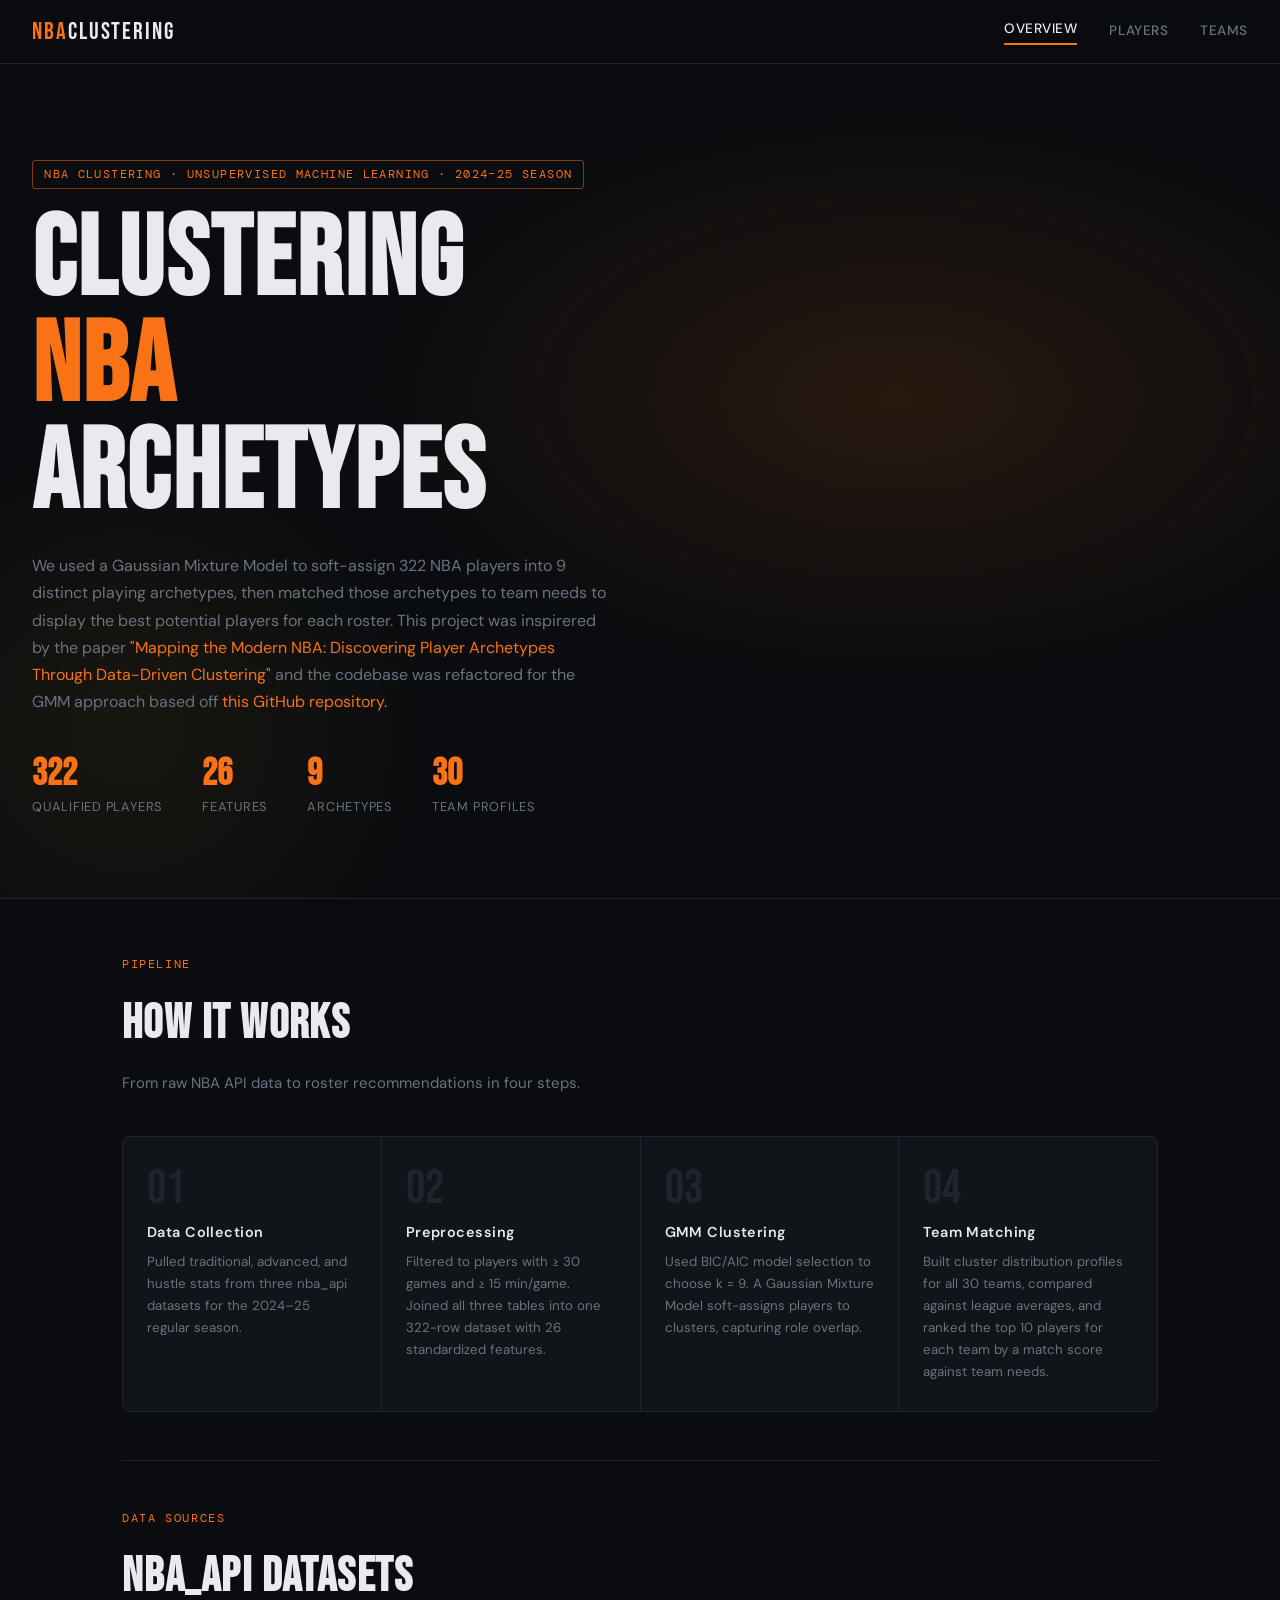
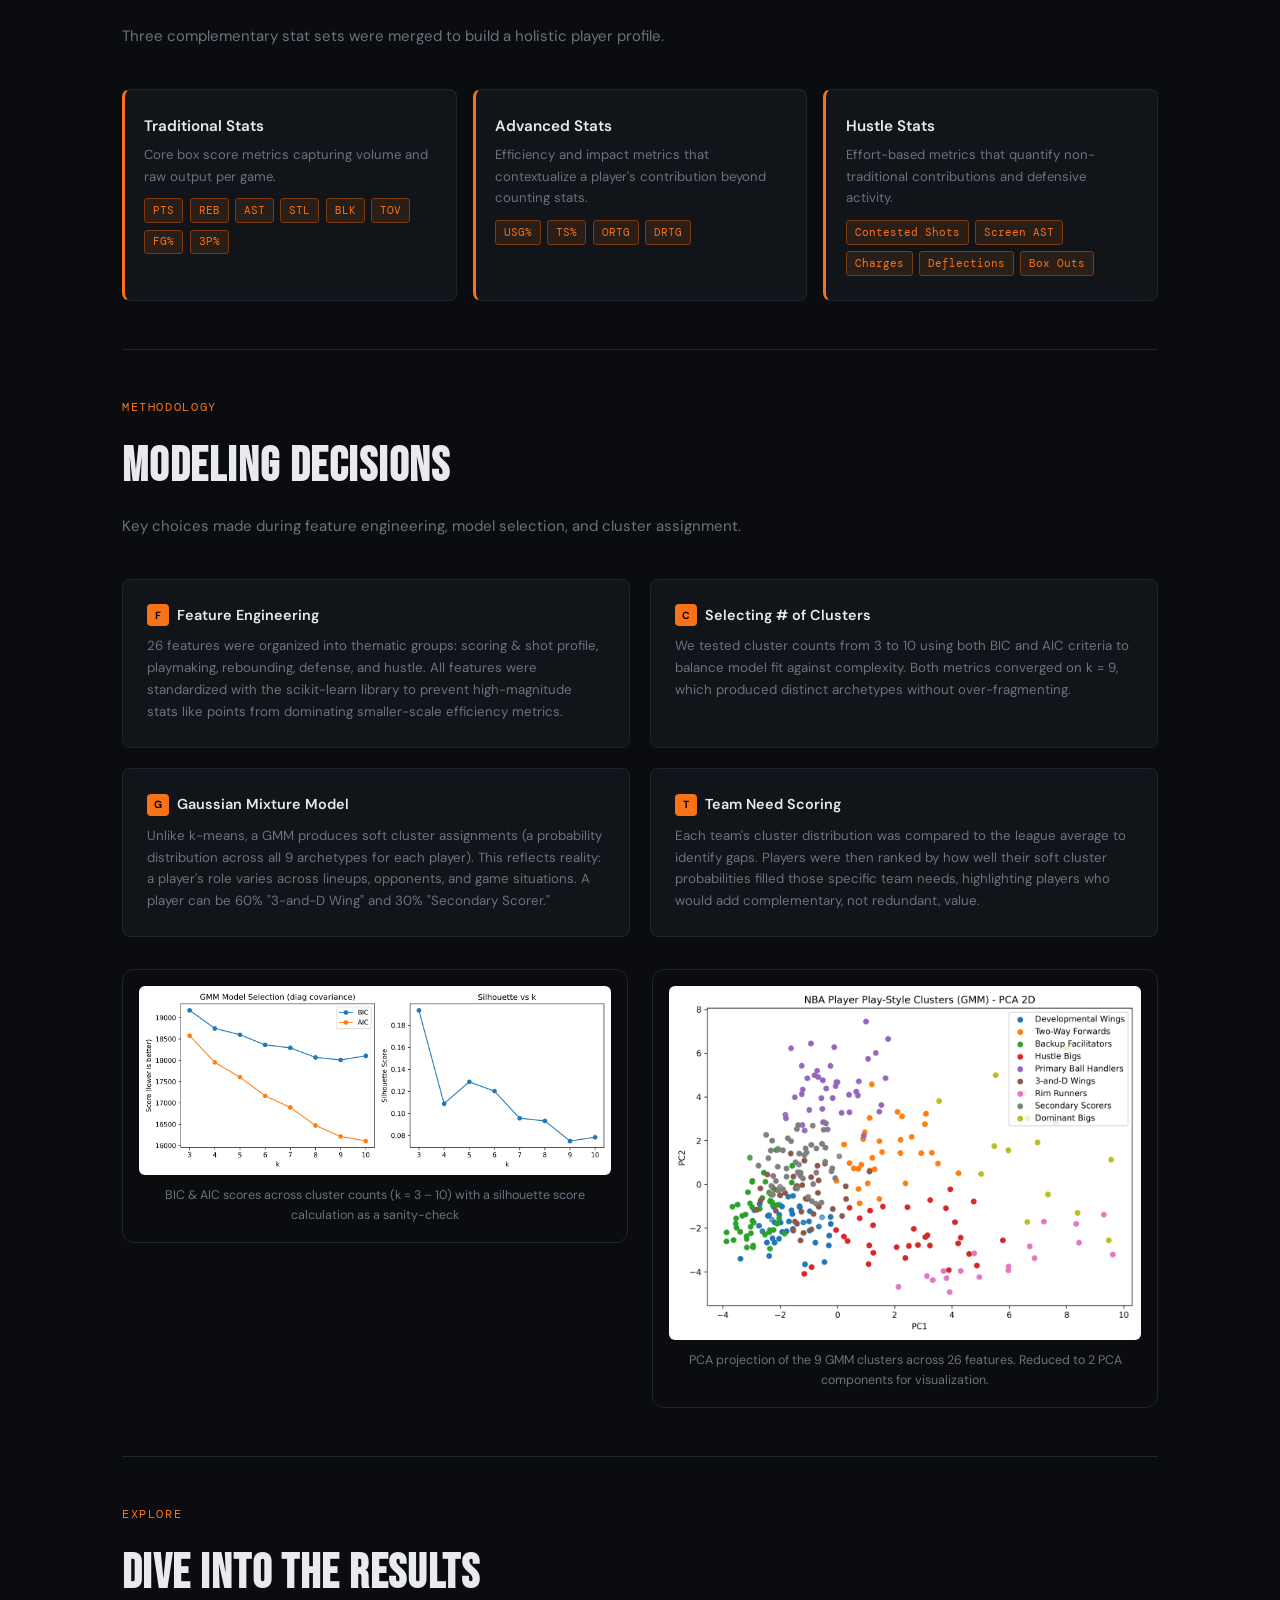
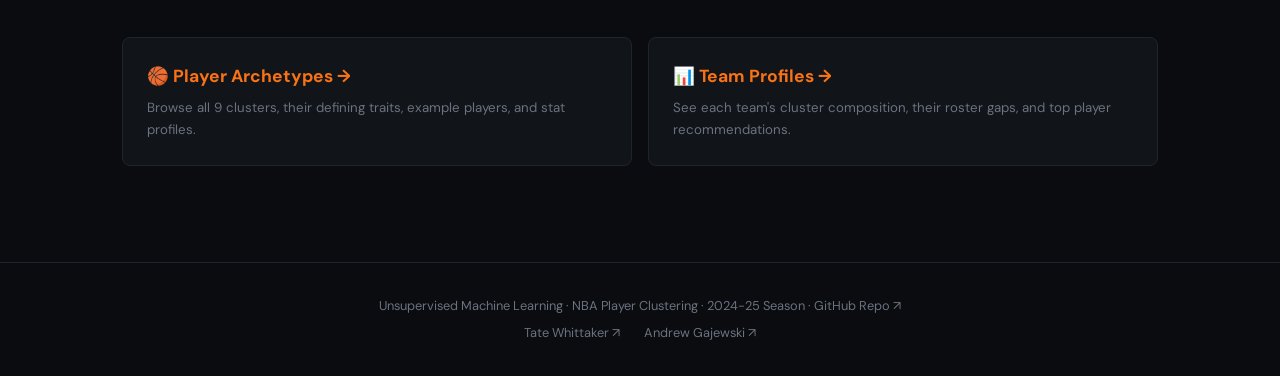
<file: docs/index.html>
<!DOCTYPE html>
<html lang="en">

<head>
  <meta charset="UTF-8" />
  <meta name="viewport" content="width=device-width, initial-scale=1.0" />
  <title>NBA Player Clustering | Unsupervised Machine Learning</title>
  <link rel="stylesheet" href="style.css" />
</head>

<body>

  <!-- nav bar -->
  <nav>
    <div class="nav-logo">NBA<span>Clustering</span></div>
    <a href="index.html" class="active">Overview</a>
    <a href="players.html">Players</a>
    <a href="teams.html">Teams</a>
  </nav>

  <!-- header -->
  <section class="hero">
    <div class="hero-inner">
      <div class="hero-tag">NBA Clustering · Unsupervised Machine Learning · 2024–25 Season</div>
      <h1>Clustering<br><em>NBA</em><br>Archetypes</h1>
      <p class="hero-desc">
        We used a Gaussian Mixture Model to soft-assign 322 NBA players into
        9 distinct playing archetypes, then matched those archetypes to team
        needs to display the best potential players for each roster. This project
        was inspirered by the paper
        <a href="https://medium.com/@ccengiz/mapping-the-modern-nba-discovering-player-archetypes-through-data-driven-clustering-2452c295c3bc"
          target="_blank">
          "Mapping the Modern NBA: Discovering Player Archetypes Through Data-Driven Clustering"</a>
        and the codebase was refactored for the GMM approach based off
        <a href="https://github.com/CenkerCengiz/INST414/blob/main/M4.ipynb" target="_blank">
          this GitHub repository.</a>
      </p>
      <div class="hero-stats">
        <div class="hero-stat">
          <strong>322</strong>
          <span>Qualified Players</span>
        </div>
        <div class="hero-stat">
          <strong>26</strong>
          <span>Features</span>
        </div>
        <div class="hero-stat">
          <strong>9</strong>
          <span>Archetypes</span>
        </div>
        <div class="hero-stat">
          <strong>30</strong>
          <span>Team Profiles</span>
        </div>
      </div>
    </div>
  </section>

  <main class="page">

    <!-- data collection -->
    <div class="section-label">Pipeline</div>
    <h2 class="section-title">How It Works</h2>
    <p class="section-sub">
      From raw NBA API data to roster recommendations in four steps.
    </p>

    <div class="pipeline">
      <div class="pipeline-step">
        <div class="step-num">01</div>
        <h3>Data Collection</h3>
        <p>Pulled traditional, advanced, and hustle stats from three nba_api datasets for the 2024–25
          regular season.</p>
      </div>
      <div class="pipeline-step">
        <div class="step-num">02</div>
        <h3>Preprocessing</h3>
        <p>Filtered to players with ≥ 30 games and ≥ 15 min/game. Joined all three tables into one 322-row dataset with
          26 standardized features.</p>
      </div>
      <div class="pipeline-step">
        <div class="step-num">03</div>
        <h3>GMM Clustering</h3>
        <p>Used BIC/AIC model selection to choose k = 9. A Gaussian Mixture Model soft-assigns players to
          clusters, capturing role overlap.</p>
      </div>
      <div class="pipeline-step">
        <div class="step-num">04</div>
        <h3>Team Matching</h3>
        <p>Built cluster distribution profiles for all 30 teams, compared against league averages, and ranked
          the top 10 players for each team by a match score against team needs.</p>
      </div>
    </div>

    <hr class="divider" />

    <!-- api -->
    <div class="section-label">Data Sources</div>
    <h2 class="section-title">nba_api Datasets</h2>
    <p class="section-sub">Three complementary stat sets were merged to build a holistic player profile.</p>

    <div class="sources-grid">
      <div class="card source-card">
        <h3>Traditional Stats</h3>
        <p>Core box score metrics capturing volume and raw output per game.</p>
        <div class="tags">
          <span class="tag">PTS</span>
          <span class="tag">REB</span>
          <span class="tag">AST</span>
          <span class="tag">STL</span>
          <span class="tag">BLK</span>
          <span class="tag">TOV</span>
          <span class="tag">FG%</span>
          <span class="tag">3P%</span>
        </div>
      </div>
      <div class="card source-card">
        <h3>Advanced Stats</h3>
        <p>Efficiency and impact metrics that contextualize a player's contribution beyond counting stats.</p>
        <div class="tags">
          <span class="tag">USG%</span>
          <span class="tag">TS%</span>
          <span class="tag">ORTG</span>
          <span class="tag">DRTG</span>
        </div>
      </div>
      <div class="card source-card">
        <h3>Hustle Stats</h3>
        <p>Effort-based metrics that quantify non-traditional contributions and defensive activity.</p>
        <div class="tags">
          <span class="tag">Contested Shots</span>
          <span class="tag">Screen AST</span>
          <span class="tag">Charges</span>
          <span class="tag">Deflections</span>
          <span class="tag">Box Outs</span>
        </div>
      </div>
    </div>

    <hr class="divider" />

    <!-- modeling -->
    <div class="section-label">Methodology</div>
    <h2 class="section-title">Modeling Decisions</h2>
    <p class="section-sub">Key choices made during feature engineering, model selection, and cluster assignment.</p>

    <div class="method-grid">
      <div class="card method-card">
        <h3><span class="icon">F</span> Feature Engineering</h3>
        <p>
          26 features were organized into thematic groups: scoring & shot profile,
          playmaking, rebounding, defense, and hustle. All features were
          standardized with the scikit-learn library to prevent
          high-magnitude stats like points from dominating smaller-scale
          efficiency metrics.
        </p>
      </div>
      <div class="card method-card">
        <h3><span class="icon">C</span> Selecting # of Clusters</h3>
        <p>
          We tested cluster counts from 3 to 10 using both BIC and AIC criteria
          to balance model fit against complexity. Both metrics converged
          on k = 9, which produced distinct archetypes without
          over-fragmenting.
        </p>
      </div>
      <div class="card method-card">
        <h3><span class="icon">G</span> Gaussian Mixture Model</h3>
        <p>
          Unlike k-means, a GMM produces soft cluster assignments (a probability
          distribution across all 9 archetypes for each player). This reflects
          reality: a player's role varies across lineups, opponents, and game
          situations. A player can be 60% "3-and-D Wing" and 30% "Secondary Scorer."
        </p>
      </div>
      <div class="card method-card">
        <h3><span class="icon">T</span> Team Need Scoring</h3>
        <p>
          Each team's cluster distribution was compared to the league average to
          identify gaps. Players were then ranked by how well their soft cluster
          probabilities filled those specific team needs, highlighting players who
          would add complementary, not redundant, value.
        </p>
      </div>
    </div>

    <div class="model-images">
      <figure>
        <img src="/Graphs/k_selection_gmm.png" alt="BIC/AIC model selection chart" />
        <figcaption>BIC & AIC scores across cluster counts (k = 3 – 10) with a
          silhouette score calculation as a sanity-check
        </figcaption>
      </figure>
      <figure>
        <img src="/Graphs/nba_clusters_gmm_pca.png" alt="PCA cluster visualization" />
        <figcaption>PCA projection of the 9 GMM clusters across 26 features. Reduced
          to 2 PCA components for visualization.
        </figcaption>
      </figure>
    </div>

    <hr class="divider" />

    <!-- other pages -->
    <div class="section-label">Explore</div>
    <h2 class="section-title">Dive Into the Results</h2>
    <div class="sources-grid" style="margin-top:1.5rem;">
      <a href="players.html" style="text-decoration:none;">
        <div class="card" style="cursor:pointer;">
          <h3 style="margin-bottom:.4rem;">🏀 Player Archetypes →</h3>
          <p style="font-size:.83rem;color:var(--muted);">
            Browse all 9 clusters, their defining traits, example players, and stat profiles.
          </p>
        </div>
      </a>
      <a href="teams.html" style="text-decoration:none;">
        <div class="card" style="cursor:pointer;">
          <h3 style="margin-bottom:.4rem;">📊 Team Profiles →</h3>
          <p style="font-size:.83rem;color:var(--muted);">
            See each team's cluster composition, their roster gaps, and top player recommendations.
          </p>
        </div>
      </a>
    </div>

  </main>

  <footer>
    Unsupervised Machine Learning · NBA Player Clustering · 2024-25 Season ·
    <a href="https://github.com/dr3w-mg/CS472-NBA-Clustering" target="_blank">GitHub Repo ↗</a>
    <div class="footer-names">
      <a href="https://www.linkedin.com/in/tate-whittaker-1885393a6/" target="_blank">Tate Whittaker ↗</a>
      <a href="https://www.linkedin.com/in/andrew-gajewski-2046b8279/" target="_blank">Andrew Gajewski ↗</a>
    </div>
  </footer>

</body>

</html>
</file>
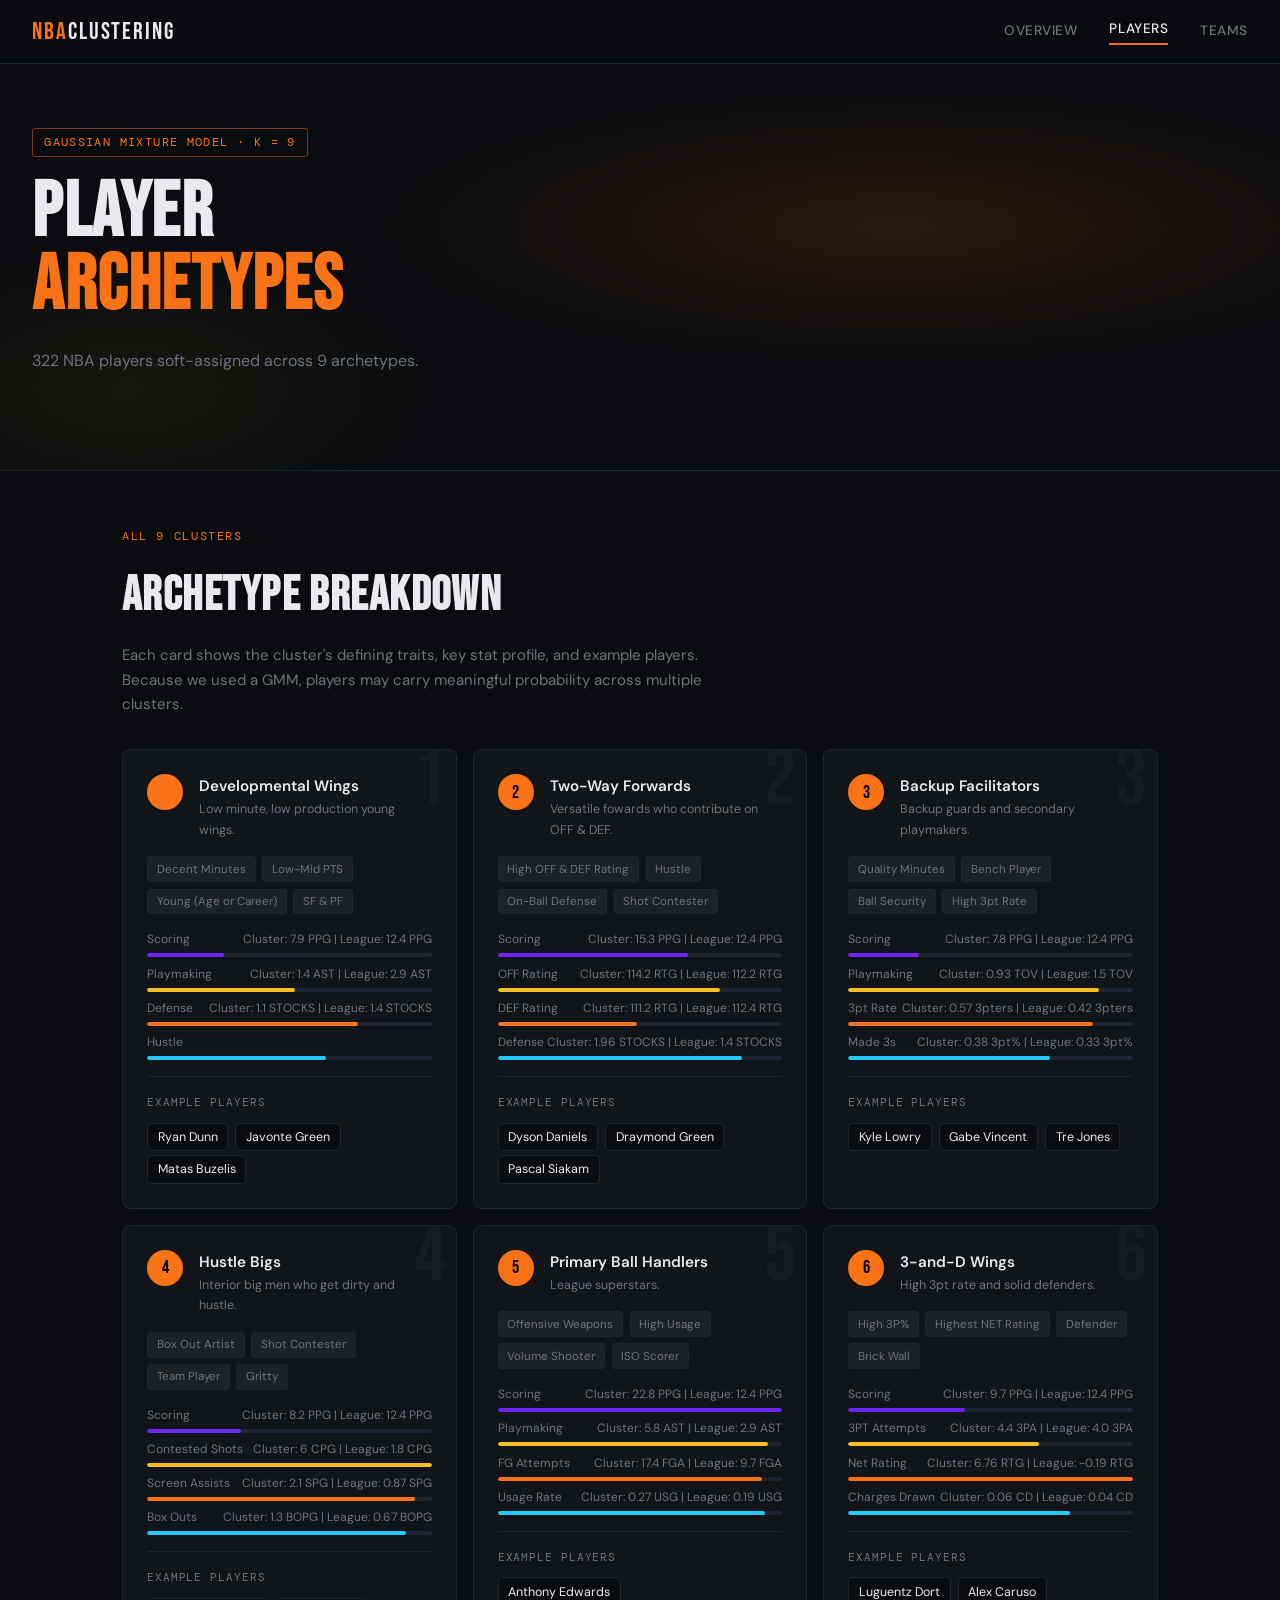
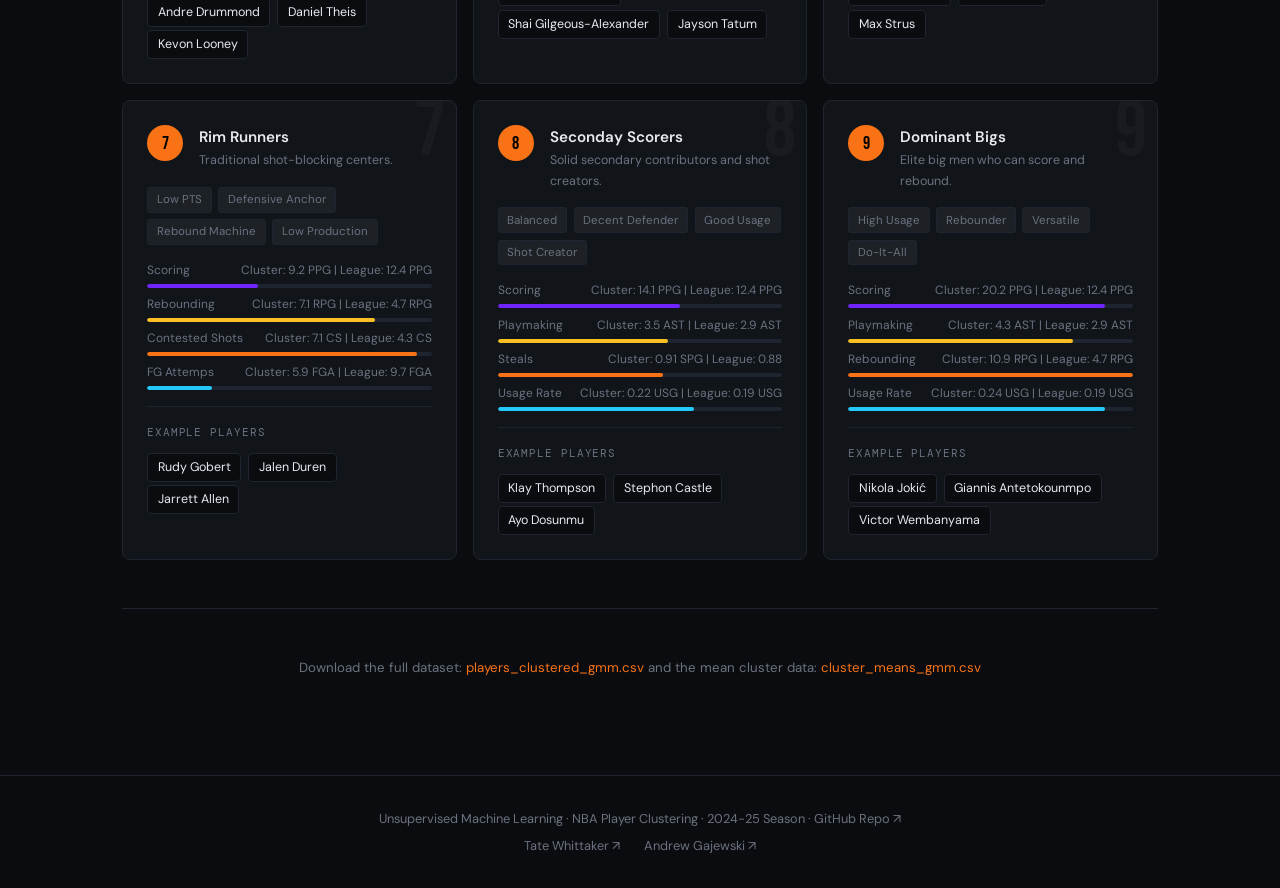
<file: docs/players.html>
<!DOCTYPE html>
<html lang="en">

<head>
  <meta charset="UTF-8" />
  <meta name="viewport" content="width=device-width, initial-scale=1.0" />
  <title>Player Archetypes | NBA Clustering</title>
  <link rel="stylesheet" href="style.css" />
</head>

<body>

  <!-- nav bar -->
  <nav>
    <div class="nav-logo">NBA<span>Clustering</span></div>
    <a href="index.html">Overview</a>
    <a href="players.html" class="active">Players</a>
    <a href="teams.html">Teams</a>
  </nav>

  <!-- header -->
  <section class="hero" style="padding: 4rem 2rem 3.5rem;">
    <div class="hero-inner">
      <div class="hero-tag">Gaussian Mixture Model · k = 9</div>
      <h1 style="font-size: clamp(2.5rem, 6vw, 5rem);">Player<br><em>Archetypes</em></h1>
      <p class="hero-desc">
        322 NBA players soft-assigned across 9 archetypes.
      </p>
    </div>
  </section>

  <main class="page">

    <div class="section-label">All 9 Clusters</div>
    <h2 class="section-title">Archetype Breakdown</h2>
    <p class="section-sub" style="margin-bottom:2rem;">
      Each card shows the cluster's defining
      traits, key stat profile, and example players. Because we used a GMM, players may carry
      meaningful probability across multiple clusters.
    </p>

    <div class="cluster-grid">

      <!-- cluster 0 -->
      <div class="card cluster-card" data-num="1">
        <div class="cluster-header">
          <div class="cluster-num"></div>
          <div>
            <div class="cluster-title">Developmental Wings</div>
            <div class="cluster-sub">Low minute, low production young wings.</div>
          </div>
        </div>
        <div class="cluster-traits">
          <span class="trait">Decent Minutes</span>
          <span class="trait">Low-Mid PTS</span>
          <span class="trait">Young (Age or Career)</span>
          <span class="trait">SF & PF</span>
        </div>
        <div class="cluster-bar-row">
          <div class="cluster-bar-label"><span>Scoring</span>
            <span>Cluster: 7.9 PPG | League: 12.4 PPG</span>
          </div>
          <div class="cluster-bar-track">
            <div class="cluster-bar-fill purple" style="width:27%"></div>
          </div>
        </div>
        <div class="cluster-bar-row">
          <div class="cluster-bar-label"><span>Playmaking</span>
            <span>Cluster: 1.4 AST | League: 2.9 AST</span>
          </div>
          <div class="cluster-bar-track">
            <div class="cluster-bar-fill gold" style="width:52%"></div>
          </div>
        </div>
        <div class="cluster-bar-row">
          <div class="cluster-bar-label"><span>Defense</span>
            <span>Cluster: 1.1 STOCKS | League: 1.4 STOCKS</span>
          </div>
          <div class="cluster-bar-track">
            <div class="cluster-bar-fill" style="width:74%"></div>
          </div>
        </div>
        <div class="cluster-bar-row">
          <div class="cluster-bar-label"><span>Hustle</span></div>
          <div class="cluster-bar-track">
            <div class="cluster-bar-fill teal" style="width:63%"></div>
          </div>
        </div>
        <div class="cluster-players">
          <div class="cluster-players-label">Example Players</div>
          <span class="player-pill">Ryan Dunn</span>
          <span class="player-pill">Javonte Green</span>
          <span class="player-pill">Matas Buzelis</span>
        </div>
      </div>

      <!-- cluster 1 -->
      <div class="card cluster-card" data-num="2">
        <div class="cluster-header">
          <div class="cluster-num">2</div>
          <div>
            <div class="cluster-title">Two-Way Forwards</div>
            <div class="cluster-sub">Versatile fowards who contribute on OFF & DEF.</div>
          </div>
        </div>
        <div class="cluster-traits">
          <span class="trait">High OFF & DEF Rating</span>
          <span class="trait">Hustle</span>
          <span class="trait">On-Ball Defense</span>
          <span class="trait">Shot Contester</span>
        </div>
        <div class="cluster-bar-row">
          <div class="cluster-bar-label"><span>Scoring</span>
            <span>Cluster: 15.3 PPG | League: 12.4 PPG</span>
          </div>
          <div class="cluster-bar-track">
            <div class="cluster-bar-fill purple" style="width:67%"></div>
          </div>
        </div>
        <div class="cluster-bar-row">
          <div class="cluster-bar-label"><span>OFF Rating</span>
            <span>Cluster: 114.2 RTG | League: 112.2 RTG</span>
          </div>
          <div class="cluster-bar-track">
            <div class="cluster-bar-fill gold" style="width:78%"></div>
          </div>
        </div>
        <div class="cluster-bar-row">
          <div class="cluster-bar-label"><span>DEF Rating</span>
            <span>Cluster: 111.2 RTG | League: 112.4 RTG</span>
          </div>
          <div class="cluster-bar-track">
            <div class="cluster-bar-fill" style="width:49%"></div>
          </div>
        </div>
        <div class="cluster-bar-row">
          <div class="cluster-bar-label"><span>Defense</span>
            <span>Cluster: 1.96 STOCKS | League: 1.4 STOCKS</span>
          </div>
          <div class="cluster-bar-track">
            <div class="cluster-bar-fill teal" style="width:86%"></div>
          </div>
        </div>
        <div class="cluster-players">
          <div class="cluster-players-label">Example Players</div>
          <span class="player-pill">Dyson Daniels</span>
          <span class="player-pill">Draymond Green</span>
          <span class="player-pill">Pascal Siakam</span>
        </div>
      </div>

      <!-- cluster 2 -->
      <div class="card cluster-card" data-num="3">
        <div class="cluster-header">
          <div class="cluster-num">3</div>
          <div>
            <div class="cluster-title">Backup Facilitators</div>
            <div class="cluster-sub">Backup guards and secondary playmakers.</div>
          </div>
        </div>
        <div class="cluster-traits">
          <span class="trait">Quality Minutes</span>
          <span class="trait">Bench Player</span>
          <span class="trait">Ball Security</span>
          <span class="trait">High 3pt Rate</span>
        </div>
        <div class="cluster-bar-row">
          <div class="cluster-bar-label"><span>Scoring</span>
            <span>Cluster: 7.8 PPG | League: 12.4 PPG</span>
          </div>
          <div class="cluster-bar-track">
            <div class="cluster-bar-fill purple" style="width:25%"></div>
          </div>
        </div>
        <div class="cluster-bar-row">
          <div class="cluster-bar-label"><span>Playmaking</span>
            <span>Cluster: 0.93 TOV | League: 1.5 TOV</span>
          </div>
          <div class="cluster-bar-track">
            <div class="cluster-bar-fill gold" style="width:88%"></div>
          </div>
        </div>
        <div class="cluster-bar-row">
          <div class="cluster-bar-label"><span>3pt Rate</span>
            <span>Cluster: 0.57 3pters | League: 0.42 3pters</span>
          </div>
          <div class="cluster-bar-track">
            <div class="cluster-bar-fill" style="width:86%"></div>
          </div>
        </div>
        <div class="cluster-bar-row">
          <div class="cluster-bar-label"><span>Made 3s</span>
            <span>Cluster: 0.38 3pt% | League: 0.33 3pt%</span>
          </div>
          <div class="cluster-bar-track">
            <div class="cluster-bar-fill teal" style="width:71%"></div>
          </div>
        </div>
        <div class="cluster-players">
          <div class="cluster-players-label">Example Players</div>
          <span class="player-pill">Kyle Lowry</span>
          <span class="player-pill">Gabe Vincent</span>
          <span class="player-pill">Tre Jones</span>
        </div>
      </div>

      <!-- cluster 3 -->
      <div class="card cluster-card" data-num="4">
        <div class="cluster-header">
          <div class="cluster-num">4</div>
          <div>
            <div class="cluster-title">Hustle Bigs</div>
            <div class="cluster-sub">Interior big men who get dirty and hustle.</div>
          </div>
        </div>
        <div class="cluster-traits">
          <span class="trait">Box Out Artist</span>
          <span class="trait">Shot Contester</span>
          <span class="trait">Team Player</span>
          <span class="trait">Gritty</span>
        </div>
        <div class="cluster-bar-row">
          <div class="cluster-bar-label"><span>Scoring</span>
            <span>Cluster: 8.2 PPG | League: 12.4 PPG</span>
          </div>
          <div class="cluster-bar-track">
            <div class="cluster-bar-fill purple" style="width:33%"></div>
          </div>
        </div>
        <div class="cluster-bar-row">
          <div class="cluster-bar-label"><span>Contested Shots</span>
            <span>Cluster: 6 CPG | League: 1.8 CPG</span>
          </div>
          <div class="cluster-bar-track">
            <div class="cluster-bar-fill gold" style="width:100%"></div>
          </div>
        </div>
        <div class="cluster-bar-row">
          <div class="cluster-bar-label"><span>Screen Assists</span>
            <span>Cluster: 2.1 SPG | League: 0.87 SPG</span>
          </div>
          <div class="cluster-bar-track">
            <div class="cluster-bar-fill" style="width:94%"></div>
          </div>
        </div>
        <div class="cluster-bar-row">
          <div class="cluster-bar-label"><span>Box Outs</span>
            <span>Cluster: 1.3 BOPG | League: 0.67 BOPG</span>
          </div>
          <div class="cluster-bar-track">
            <div class="cluster-bar-fill teal" style="width: 91%"></div>
          </div>
        </div>
        <div class="cluster-players">
          <div class="cluster-players-label">Example Players</div>
          <span class="player-pill">Andre Drummond</span>
          <span class="player-pill">Daniel Theis</span>
          <span class="player-pill">Kevon Looney</span>
        </div>
      </div>

      <!-- cluster 4 -->
      <div class="card cluster-card" data-num="5">
        <div class="cluster-header">
          <div class="cluster-num">5</div>
          <div>
            <div class="cluster-title">Primary Ball Handlers</div>
            <div class="cluster-sub">League superstars.</div>
          </div>
        </div>
        <div class="cluster-traits">
          <span class="trait">Offensive Weapons</span>
          <span class="trait">High Usage</span>
          <span class="trait">Volume Shooter</span>
          <span class="trait">ISO Scorer</span>
        </div>
        <div class="cluster-bar-row">
          <div class="cluster-bar-label"><span>Scoring</span>
            <span>Cluster: 22.8 PPG | League: 12.4 PPG</span>
          </div>
          <div class="cluster-bar-track">
            <div class="cluster-bar-fill purple" style="width:100%"></div>
          </div>
        </div>
        <div class="cluster-bar-row">
          <div class="cluster-bar-label"><span>Playmaking</span>
            <span>Cluster: 5.8 AST | League: 2.9 AST</span>
          </div>
          <div class="cluster-bar-track">
            <div class="cluster-bar-fill gold" style="width:95%"></div>
          </div>
        </div>
        <div class="cluster-bar-row">
          <div class="cluster-bar-label"><span>FG Attempts</span>
            <span>Cluster: 17.4 FGA | League: 9.7 FGA</span>
          </div>
          <div class="cluster-bar-track">
            <div class="cluster-bar-fill" style="width:93%"></div>
          </div>
        </div>
        <div class="cluster-bar-row">
          <div class="cluster-bar-label"><span>Usage Rate</span>
            <span>Cluster: 0.27 USG | League: 0.19 USG</span>
          </div>
          <div class="cluster-bar-track">
            <div class="cluster-bar-fill teal" style="width:94%"></div>
          </div>
        </div>
        <div class="cluster-players">
          <div class="cluster-players-label">Example Players</div>
          <span class="player-pill">Anthony Edwards</span>
          <span class="player-pill">Shai Gilgeous-Alexander</span>
          <span class="player-pill">Jayson Tatum</span>
        </div>
      </div>

      <!-- cluster 5 -->
      <div class="card cluster-card" data-num="6">
        <div class="cluster-header">
          <div class="cluster-num">6</div>
          <div>
            <div class="cluster-title">3-and-D Wings</div>
            <div class="cluster-sub">High 3pt rate and solid defenders.</div>
          </div>
        </div>
        <div class="cluster-traits">
          <span class="trait">High 3P%</span>
          <span class="trait">Highest NET Rating</span>
          <span class="trait">Defender</span>
          <span class="trait">Brick Wall</span>
        </div>
        <div class="cluster-bar-row">
          <div class="cluster-bar-label"><span>Scoring</span>
            <span>Cluster: 9.7 PPG | League: 12.4 PPG</span>
          </div>
          <div class="cluster-bar-track">
            <div class="cluster-bar-fill purple" style="width:41%"></div>
          </div>
        </div>
        <div class="cluster-bar-row">
          <div class="cluster-bar-label"><span>3PT Attempts</span>
            <span>Cluster: 4.4 3PA | League: 4.0 3PA</span>
          </div>
          <div class="cluster-bar-track">
            <div class="cluster-bar-fill gold" style="width:67%"></div>
          </div>
        </div>
        <div class="cluster-bar-row">
          <div class="cluster-bar-label"><span>Net Rating</span>
            <span>Cluster: 6.76 RTG | League: -0.19 RTG </span>
          </div>
          <div class="cluster-bar-track">
            <div class="cluster-bar-fill" style="width:100%"></div>
          </div>
        </div>
        <div class="cluster-bar-row">
          <div class="cluster-bar-label"><span>Charges Drawn</span>
            <span>Cluster: 0.06 CD | League: 0.04 CD</span>
          </div>
          <div class="cluster-bar-track">
            <div class="cluster-bar-fill teal" style="width:78%"></div>
          </div>
        </div>
        <div class="cluster-players">
          <div class="cluster-players-label">Example Players</div>
          <span class="player-pill">Luguentz Dort</span>
          <span class="player-pill">Alex Caruso</span>
          <span class="player-pill">Max Strus</span>
        </div>
      </div>

      <!-- cluster 6 -->
      <div class="card cluster-card" data-num="7">
        <div class="cluster-header">
          <div class="cluster-num">7</div>
          <div>
            <div class="cluster-title">Rim Runners</div>
            <div class="cluster-sub">Traditional shot-blocking centers.</div>
          </div>
        </div>
        <div class="cluster-traits">
          <span class="trait">Low PTS</span>
          <span class="trait">Defensive Anchor</span>
          <span class="trait">Rebound Machine</span>
          <span class="trait">Low Production</span>
        </div>
        <div class="cluster-bar-row">
          <div class="cluster-bar-label"><span>Scoring</span>
            <span>Cluster: 9.2 PPG | League: 12.4 PPG</span>
          </div>
          <div class="cluster-bar-track">
            <div class="cluster-bar-fill purple" style="width:39%"></div>
          </div>
        </div>
        <div class="cluster-bar-row">
          <div class="cluster-bar-label"><span>Rebounding</span>
            <span>Cluster: 7.1 RPG | League: 4.7 RPG</span>
          </div>
          <div class="cluster-bar-track">
            <div class="cluster-bar-fill gold" style="width:80%"></div>
          </div>
        </div>
        <div class="cluster-bar-row">
          <div class="cluster-bar-label"><span>Contested Shots</span>
            <span>Cluster: 7.1 CS | League: 4.3 CS</span>
          </div>
          <div class="cluster-bar-track">
            <div class="cluster-bar-fill" style="width:95%"></div>
          </div>
        </div>
        <div class="cluster-bar-row">
          <div class="cluster-bar-label"><span>FG Attemps</span>
            <span>Cluster: 5.9 FGA | League: 9.7 FGA</span>
          </div>
          <div class="cluster-bar-track">
            <div class="cluster-bar-fill teal" style="width:23%"></div>
          </div>
        </div>
        <div class="cluster-players">
          <div class="cluster-players-label">Example Players</div>
          <span class="player-pill">Rudy Gobert</span>
          <span class="player-pill">Jalen Duren</span>
          <span class="player-pill">Jarrett Allen</span>
        </div>
      </div>

      <!-- cluster 7 -->
      <div class="card cluster-card" data-num="8">
        <div class="cluster-header">
          <div class="cluster-num">8</div>
          <div>
            <div class="cluster-title">Seconday Scorers</div>
            <div class="cluster-sub">Solid secondary contributors and shot creators.</div>
          </div>
        </div>
        <div class="cluster-traits">
          <span class="trait">Balanced</span>
          <span class="trait">Decent Defender</span>
          <span class="trait">Good Usage</span>
          <span class="trait">Shot Creator</span>
        </div>
        <div class="cluster-bar-row">
          <div class="cluster-bar-label"><span>Scoring</span>
            <span>Cluster: 14.1 PPG | League: 12.4 PPG</span>
          </div>
          <div class="cluster-bar-track">
            <div class="cluster-bar-fill purple" style="width:64%"></div>
          </div>
        </div>
        <div class="cluster-bar-row">
          <div class="cluster-bar-label"><span>Playmaking</span>
            <span>Cluster: 3.5 AST | League: 2.9 AST</span>
          </div>
          <div class="cluster-bar-track">
            <div class="cluster-bar-fill gold" style="width:60%"></div>
          </div>
        </div>
        <div class="cluster-bar-row">
          <div class="cluster-bar-label"><span>Steals</span>
            <span>Cluster: 0.91 SPG | League: 0.88</span>
          </div>
          <div class="cluster-bar-track">
            <div class="cluster-bar-fill" style="width:58%"></div>
          </div>
        </div>
        <div class="cluster-bar-row">
          <div class="cluster-bar-label"><span>Usage Rate</span>
            <span>Cluster: 0.22 USG | League: 0.19 USG</span>
          </div>
          <div class="cluster-bar-track">
            <div class="cluster-bar-fill teal" style="width:69%"></div>
          </div>
        </div>
        <div class="cluster-players">
          <div class="cluster-players-label">Example Players</div>
          <span class="player-pill">Klay Thompson</span>
          <span class="player-pill">Stephon Castle</span>
          <span class="player-pill">Ayo Dosunmu</span>
        </div>
      </div>

      <!-- cluster 8 -->
      <div class="card cluster-card" data-num="9">
        <div class="cluster-header">
          <div class="cluster-num">9</div>
          <div>
            <div class="cluster-title">Dominant Bigs</div>
            <div class="cluster-sub">Elite big men who can score and rebound.</div>
          </div>
        </div>
        <div class="cluster-traits">
          <span class="trait">High Usage</span>
          <span class="trait">Rebounder</span>
          <span class="trait">Versatile</span>
          <span class="trait">Do-It-All</span>
        </div>
        <div class="cluster-bar-row">
          <div class="cluster-bar-label"><span>Scoring</span>
            <span>Cluster: 20.2 PPG | League: 12.4 PPG</span>
          </div>
          <div class="cluster-bar-track">
            <div class="cluster-bar-fill purple" style="width:90%"></div>
          </div>
        </div>
        <div class="cluster-bar-row">
          <div class="cluster-bar-label"><span>Playmaking</span>
            <span>Cluster: 4.3 AST | League: 2.9 AST</span>
          </div>
          <div class="cluster-bar-track">
            <div class="cluster-bar-fill gold" style="width:79%"></div>
          </div>
        </div>
        <div class="cluster-bar-row">
          <div class="cluster-bar-label"><span>Rebounding</span>
            <span>Cluster: 10.9 RPG | League: 4.7 RPG</span>
          </div>
          <div class="cluster-bar-track">
            <div class="cluster-bar-fill" style="width:100%"></div>
          </div>
        </div>
        <div class="cluster-bar-row">
          <div class="cluster-bar-label"><span>Usage Rate</span>
            <span>Cluster: 0.24 USG | League: 0.19 USG</span>
          </div>
          <div class="cluster-bar-track">
            <div class="cluster-bar-fill teal" style="width:90%"></div>
          </div>
        </div>
        <div class="cluster-players">
          <div class="cluster-players-label">Example Players</div>
          <span class="player-pill">Nikola Jokić</span>
          <span class="player-pill">Giannis Antetokounmpo</span>
          <span class="player-pill">Victor Wembanyama</span>
        </div>
      </div>

    </div>

    <!-- end cluster-grid -->

    <hr class="divider" />

    <p style="font-size:.83rem; color:var(--muted); text-align:center;">
      Download the full dataset: <a href="/outputs/players_clustered_gmm.csv" download>players_clustered_gmm.csv</a>
      and
      the mean cluster data: <a href="/outputs/cluster_means_gmm.csv" download>cluster_means_gmm.csv</a>
    </p>

  </main>

  <footer>
    Unsupervised Machine Learning · NBA Player Clustering · 2024-25 Season ·
    <a href="https://github.com/dr3w-mg/CS472-NBA-Clustering" target="_blank">GitHub Repo ↗</a>
    <div class="footer-names">
      <a href="https://www.linkedin.com/in/tate-whittaker-1885393a6/" target="_blank">Tate Whittaker ↗</a>
      <a href="https://www.linkedin.com/in/andrew-gajewski-2046b8279/" target="_blank">Andrew Gajewski ↗</a>
    </div>
  </footer>

</body>

</html>
</file>
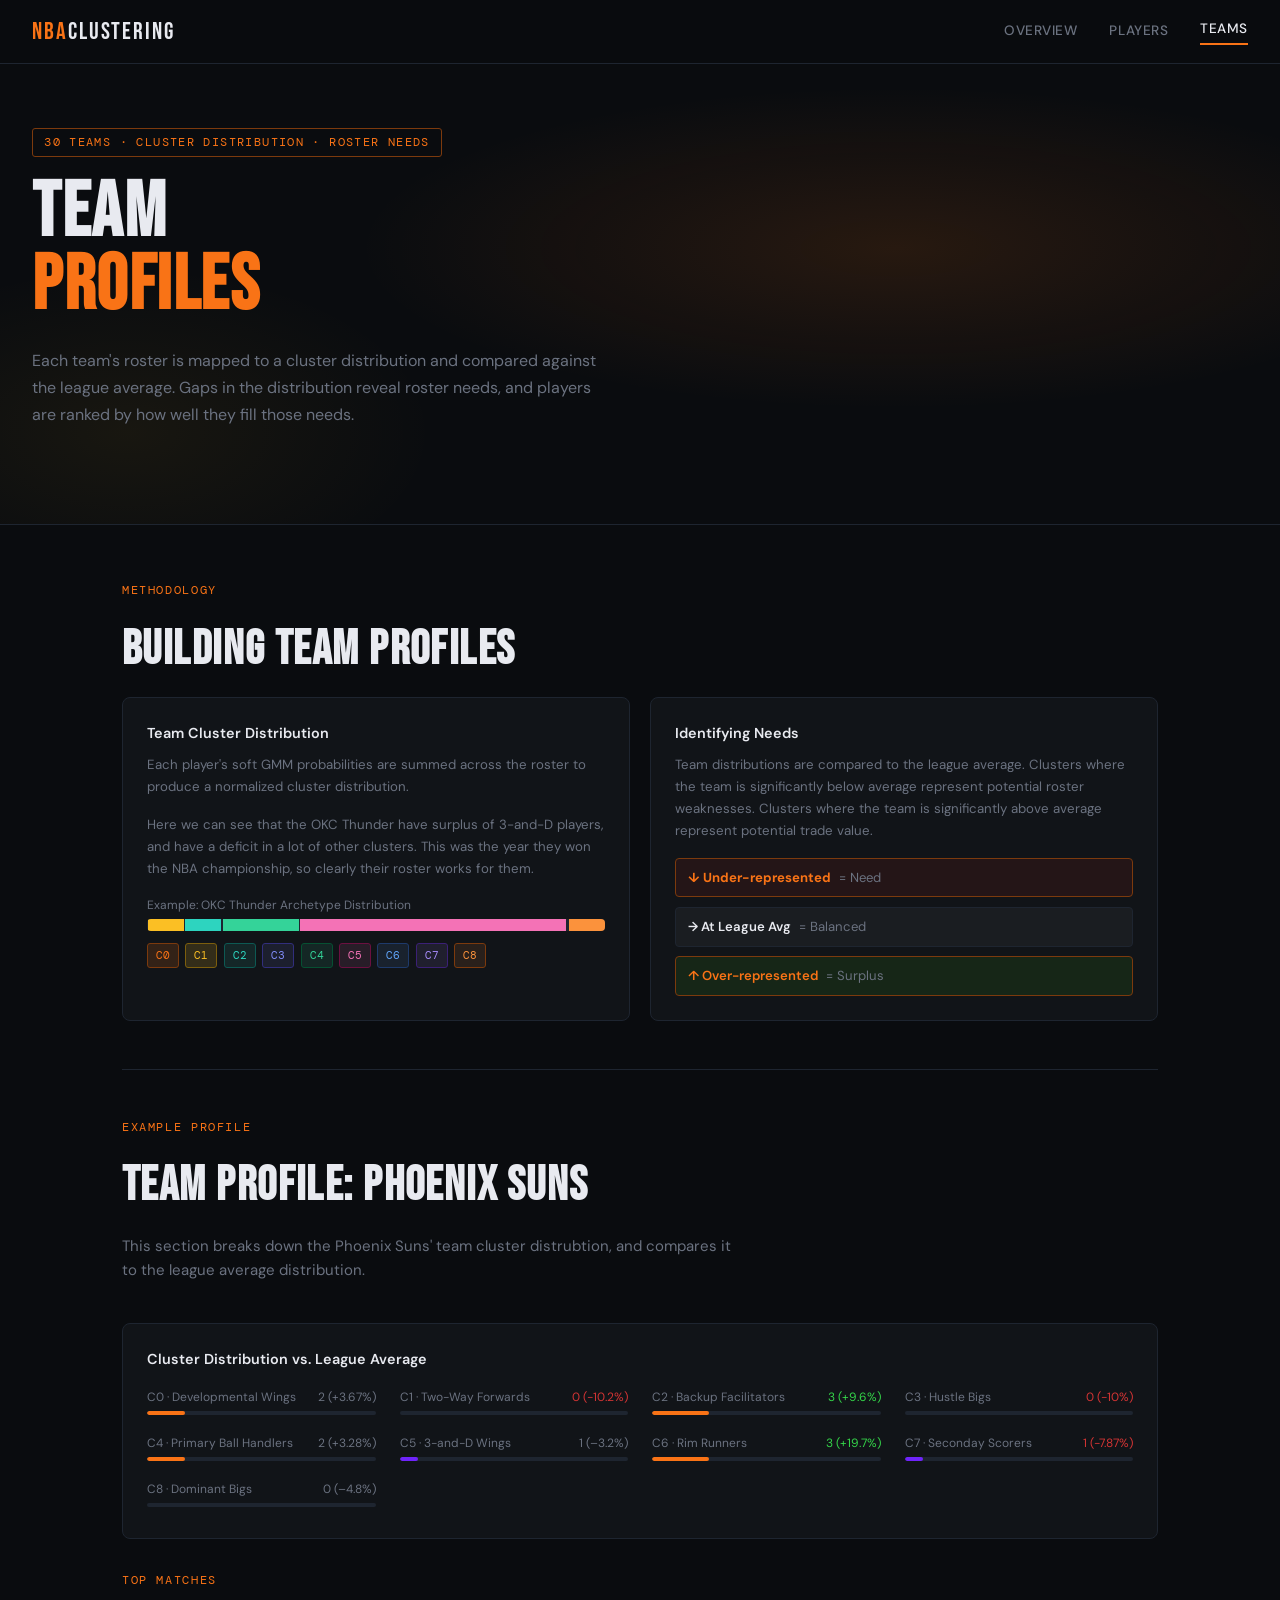
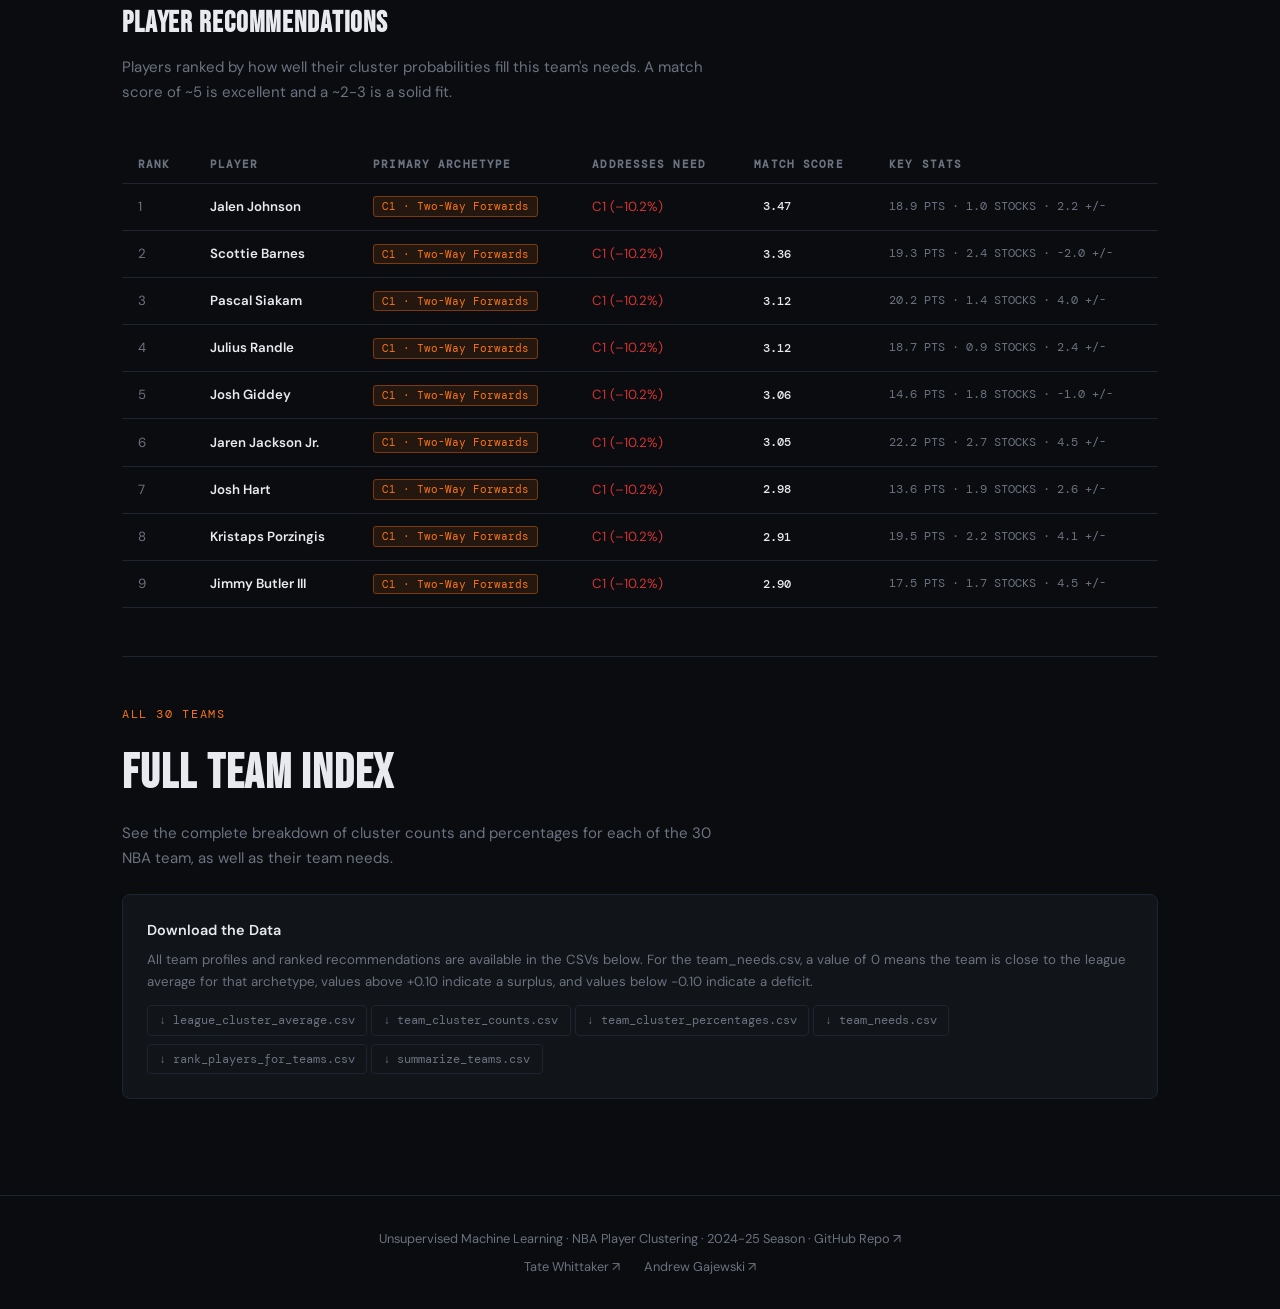
<file: docs/teams.html>
<!DOCTYPE html>
<html lang="en">

<head>
  <meta charset="UTF-8" />
  <meta name="viewport" content="width=device-width, initial-scale=1.0" />
  <title>Team Profiles | NBA Clustering</title>
  <link rel="stylesheet" href="style.css" />
</head>

<body>

  <!-- nav bar -->
  <nav>
    <div class="nav-logo">NBA<span>Clustering</span></div>
    <a href="index.html">Overview</a>
    <a href="players.html">Players</a>
    <a href="teams.html" class="active">Teams</a>
  </nav>

  <!-- header -->
  <section class="hero" style="padding: 4rem 2rem 3.5rem;">
    <div class="hero-inner">
      <div class="hero-tag">30 Teams · Cluster Distribution · Roster Needs</div>
      <h1 style="font-size: clamp(2.5rem, 6vw, 5rem);">Team<br><em>Profiles</em></h1>
      <p class="hero-desc">
        Each team's roster is mapped to a cluster distribution and compared against the
        league average. Gaps in the distribution reveal roster needs, and players are
        ranked by how well they fill those needs.
      </p>
    </div>
  </section>

  <main class="page">

    <!-- team profile and needs breakdown -->
    <div class="section-label">Methodology</div>
    <h2 class="section-title">Building Team Profiles</h2>

    <div class="team-intro">
      <div class="card">
        <h3 style="font-size:.9rem;font-weight:600;margin-bottom:.5rem;">Team Cluster Distribution</h3>
        <p style="font-size:.83rem;color:var(--muted);margin-bottom:1rem;">
          Each player's soft GMM probabilities are summed across the roster to produce a
          normalized cluster distribution.
        </p>
        <p style="font-size:.83rem;color:var(--muted);margin-bottom:1rem;">
          Here we can see that the OKC Thunder have surplus of 3-and-D players,
          and have a deficit in a lot of other clusters. This was the year they won the
          NBA championship, so clearly their roster works for them.
        </p>

        <!-- distribution bar -->
        <div class="dist-bar">
          <div class="dist-label">
            <span>Example: OKC Thunder Archetype Distribution</span>
          </div>
          <div class="dist-track" style="height:12px;border-radius:4px;">
            <div class="dist-seg" style="width:0%;background:#f97316;"></div>
            <div class="dist-seg" style="width:8%;background:#fbbf24;"></div>
            <div class="dist-seg" style="width:8%;background:#2dd4bf;"></div>
            <div class="dist-seg" style="width:0%;background:#818cf8;"></div>
            <div class="dist-seg" style="width:17%;background:#34d399;"></div>
            <div class="dist-seg" style="width:59%;background:#f472b6;"></div>
            <div class="dist-seg" style="width:0%;background:#60a5fa;"></div>
            <div class="dist-seg" style="width:0%;background:#a78bfa;"></div>
            <div class="dist-seg" style="width:8%;background:#fb923c;"></div>
          </div>
        </div>
        <div style="display:flex;flex-wrap:wrap;gap:.4rem;margin-top:.75rem;">
          <span class="tag" style="background:rgba(249,115,22,.15);">C0</span>
          <span class="tag" style="background:rgba(251,191,36,.15);border-color:#7c5e0d;color:#fbbf24;">C1</span>
          <span class="tag" style="background:rgba(45,212,191,.1);border-color:#0d5953;color:#2dd4bf;">C2</span>
          <span class="tag" style="background:rgba(129,140,248,.1);border-color:#312e7c;color:#818cf8;">C3</span>
          <span class="tag" style="background:rgba(52,211,153,.1);border-color:#065032;color:#34d399;">C4</span>
          <span class="tag" style="background:rgba(244,114,182,.1);border-color:#6b1040;color:#f472b6;">C5</span>
          <span class="tag" style="background:rgba(96,165,250,.1);border-color:#1e3a6b;color:#60a5fa;">C6</span>
          <span class="tag" style="background:rgba(167,139,250,.1);border-color:#3b2076;color:#a78bfa;">C7</span>
          <span class="tag" style="background:rgba(251,146,60,.1);border-color:#7c3a0d;color:#fb923c;">C8</span>
        </div>
      </div>

      <div class="card">
        <h3 style="font-size:.9rem;font-weight:600;margin-bottom:.5rem;">Identifying Needs</h3>
        <p style="font-size:.83rem;color:var(--muted);margin-bottom:1rem;">
          Team distributions are compared to the league average. Clusters where the team is
          significantly below average represent potential roster weaknesses. Clusters where the team
          is significantly above average represent potential trade value.
        </p>
        <div style="font-size:.82rem;">
          <div style="display:flex;align-items:center;gap:.5rem;margin-bottom:.6rem;padding:.5rem 
            .75rem;background:rgba(249, 48, 22, 0.08);border:1px solid var(--orange-dim);border-radius:4px;">
            <span style="color:var(--orange);font-weight:700;">↓ Under-represented</span>
            <span style="color:var(--muted);">= Need</span>
          </div>
          <div style="display:flex;align-items:center;gap:.5rem;margin-bottom:.6rem;padding:.5rem 
            .75rem;background:rgba(255,255,255,.04);border:1px solid var(--border);border-radius:4px;">
            <span style="color:var(--text);font-weight:600;">→ At League Avg</span>
            <span style="color:var(--muted);">= Balanced</span>
          </div>
          <div style="display:flex;align-items:center;gap:.5rem;padding:.5rem 
            .75rem;background:rgba(75, 249, 22, 0.08);border:1px solid var(--orange-dim);border-radius:4px;">
            <span style="color:var(--orange);font-weight:600;">↑ Over-represented</span>
            <span style="color:var(--muted);">= Surplus</span>
          </div>
        </div>
      </div>
    </div>

    <hr class="divider" />

    <!-- example team profile -->
    <div class="section-label">Example Profile</div>
    <h2 class="section-title">Team Profile: Phoenix Suns</h2>
    <p class="section-sub">
      This section breaks down the Phoenix Suns' team cluster distrubtion,
      and compares it to the league average distribution.
    </p>

    <!-- team need bars -->
    <div class="card" style="margin-bottom:1.25rem;">
      <h3 style="font-size:.9rem;font-weight:600;margin-bottom:1rem;">Cluster Distribution vs. League Average</h3>
      <div style="display:grid;grid-template-columns:repeat(auto-fit,minmax(200px,1fr));gap:.75rem 1.5rem;">

        <div class="cluster-bar-row">
          <div class="cluster-bar-label">
            <span>C0 · Developmental Wings</span>
            <span style="color:var(--muted);"> 2 (+3.67%)</span>
          </div>
          <div class="cluster-bar-track">
            <div class="cluster-bar-fill" style="width:16.7%;"></div>
          </div>
        </div>

        <div class="cluster-bar-row">
          <div class="cluster-bar-label">
            <span>C1 · Two-Way Forwards</span>
            <span style="color:#d33434;"> 0 (-10.2%)</span>
          </div>
          <div class="cluster-bar-track">
            <div class="cluster-bar-fill purple" style="width:0%;"></div>
          </div>
        </div>

        <div class="cluster-bar-row">
          <div class="cluster-bar-label">
            <span>C2 · Backup Facilitators</span>
            <span style="color:#34d349;"> 3 (+9.6%)</span>
          </div>
          <div class="cluster-bar-track">
            <div class="cluster-bar-fill" style="width:25%;"></div>
          </div>
        </div>

        <div class="cluster-bar-row">
          <div class="cluster-bar-label">
            <span>C3 · Hustle Bigs</span>
            <span style="color:#d33434;"> 0 (-10%)</span>
          </div>
          <div class="cluster-bar-track">
            <div class="cluster-bar-fill purple" style="width:0%;"></div>
          </div>
        </div>

        <div class="cluster-bar-row">
          <div class="cluster-bar-label">
            <span>C4 · Primary Ball Handlers</span>
            <span style="color:var(--muted);"> 2 (+3.28%)</span>
          </div>
          <div class="cluster-bar-track">
            <div class="cluster-bar-fill" style="width:16.7%;"></div>
          </div>
        </div>

        <div class="cluster-bar-row">
          <div class="cluster-bar-label">
            <span>C5 · 3-and-D Wings</span>
            <span style="color:var(--muted);"> 1 (–3.2%)</span>
          </div>
          <div class="cluster-bar-track">
            <div class="cluster-bar-fill purple" style="width:8.3%;"></div>
          </div>
        </div>

        <div class="cluster-bar-row">
          <div class="cluster-bar-label">
            <span>C6 · Rim Runners</span>
            <span style="color:#34d349;"> 3 (+19.7%)</span>
          </div>
          <div class="cluster-bar-track">
            <div class="cluster-bar-fill" style="width:25%;"></div>
          </div>
        </div>

        <div class="cluster-bar-row">
          <div class="cluster-bar-label">
            <span>C7 · Seconday Scorers</span>
            <span style="color:#d33434;"> 1 (-7.87%)</span>
          </div>
          <div class="cluster-bar-track">
            <div class="cluster-bar-fill purple" style="width:8.3%;"></div>
          </div>
        </div>

        <div class="cluster-bar-row">
          <div class="cluster-bar-label">
            <span>C8 · Dominant Bigs</span>
            <span style="color:var(--muted);"> 0 (–4.8%)</span>
          </div>
          <div class="cluster-bar-track">
            <div class="cluster-bar-fill" style="width:0%;"></div>
          </div>
        </div>

      </div>
    </div>

    <!-- recommendations table -->
    <div class="section-label" style="margin-top:2rem;">Top Matches</div>
    <h3 class="section-title" style="font-size:1.8rem;">Player Recommendations</h3>
    <p class="section-sub">
      Players ranked by how well their cluster probabilities fill this team's needs. A match
      score of ~5 is excellent and a ~2-3 is a solid fit.
    </p>

    <div class="rec-table-wrap">
      <table>
        <thead>
          <tr>
            <th>Rank</th>
            <th>Player</th>
            <th>Primary Archetype</th>
            <th>Addresses Need</th>
            <th>Match Score</th>
            <th>Key Stats</th>
          </tr>
        </thead>
        <tbody>
          <tr>
            <td style="color:var(--muted);">1</td>
            <td style="font-weight:600;">Jalen Johnson</td>
            <td><span class="tag">C1 · Two-Way Forwards</span></td>
            <td style="color:#d33434;">C1 (–10.2%)</td>
            <td><span class="match-score match">3.47</span></td>
            <td style="font-family:'DM Mono',monospace;font-size:.75rem;color:var(--muted);">18.9 PTS · 1.0 STOCKS · 2.2
              +/-
            </td>
          </tr>
          <tr>
            <td style="color:var(--muted);">2</td>
            <td style="font-weight:600;">Scottie Barnes</td>
            <td><span class="tag">C1 · Two-Way Forwards</span></td>
            <td style="color:#d33434;">C1 (–10.2%)</td>
            <td><span class="match-score match">3.36</span></td>
            <td style="font-family:'DM Mono',monospace;font-size:.75rem;color:var(--muted);">19.3 PTS · 2.4 STOCKS ·
              -2.0
              +/-
            </td>
          </tr>
          <tr>
            <td style="color:var(--muted);">3</td>
            <td style="font-weight:600;">Pascal Siakam</td>
            <td><span class="tag">C1 · Two-Way Forwards</span></td>
            <td style="color:#d33434;">C1 (–10.2%)</td>
            <td><span class="match-score match">3.12</span></td>
            <td style="font-family:'DM Mono',monospace;font-size:.75rem;color:var(--muted);">20.2 PTS · 1.4 STOCKS · 4.0
              +/-
            </td>
          </tr>
          <tr>
            <td style="color:var(--muted);">4</td>
            <td style="font-weight:600;">Julius Randle</td>
            <td><span class="tag">C1 · Two-Way Forwards</span></td>
            <td style="color:#d33434;">C1 (–10.2%)</td>
            <td><span class="match-score match">3.12</span></td>
            <td style="font-family:'DM Mono',monospace;font-size:.75rem;color:var(--muted);">18.7 PTS · 0.9 STOCKS · 2.4
              +/-
            </td>
          </tr>
          <tr>
            <td style="color:var(--muted);">5</td>
            <td style="font-weight:600;">Josh Giddey</td>
            <td><span class="tag">C1 · Two-Way Forwards</span></td>
            <td style="color:#d33434;">C1 (–10.2%)</td>
            <td><span class="match-score match">3.06</span></td>
            <td style="font-family:'DM Mono',monospace;font-size:.75rem;color:var(--muted);">14.6 PTS · 1.8 STOCKS ·
              -1.0
              +/-
            </td>
          </tr>
          <tr>
            <td style="color:var(--muted);">6</td>
            <td style="font-weight:600;">Jaren Jackson Jr.</td>
            <td><span class="tag">C1 · Two-Way Forwards</span></td>
            <td style="color:#d33434;">C1 (–10.2%)</td>
            <td><span class="match-score match">3.05</span></td>
            <td style="font-family:'DM Mono',monospace;font-size:.75rem;color:var(--muted);">22.2 PTS · 2.7 STOCKS · 4.5
              +/-
            </td>
          </tr>
          <tr>
            <td style="color:var(--muted);">7</td>
            <td style="font-weight:600;">Josh Hart</td>
            <td><span class="tag">C1 · Two-Way Forwards</span></td>
            <td style="color:#d33434;">C1 (–10.2%)</td>
            <td><span class="match-score match">2.98</span></td>
            <td style="font-family:'DM Mono',monospace;font-size:.75rem;color:var(--muted);">13.6 PTS · 1.9 STOCKS · 2.6
              +/-
            </td>
          </tr>
          <tr>
            <td style="color:var(--muted);">8</td>
            <td style="font-weight:600;">Kristaps Porzingis</td>
            <td><span class="tag">C1 · Two-Way Forwards</span></td>
            <td style="color:#d33434;">C1 (–10.2%)</td>
            <td><span class="match-score match">2.91</span></td>
            <td style="font-family:'DM Mono',monospace;font-size:.75rem;color:var(--muted);">19.5 PTS · 2.2 STOCKS · 4.1
              +/-
            </td>
          </tr>
          <tr>
            <td style="color:var(--muted);">9</td>
            <td style="font-weight:600;">Jimmy Butler III</td>
            <td><span class="tag">C1 · Two-Way Forwards</span></td>
            <td style="color:#d33434;">C1 (–10.2%)</td>
            <td><span class="match-score match">2.90</span></td>
            <td style="font-family:'DM Mono',monospace;font-size:.75rem;color:var(--muted);">17.5 PTS · 1.7 STOCKS · 4.5
              +/-
            </td>
          </tr>
        </tbody>
      </table>
    </div>

    <hr class="divider" />

    <!-- all team data -->
    <div class="section-label">All 30 Teams</div>
    <h2 class="section-title">Full Team Index</h2>
    <p class="section-sub" style="margin-bottom:1.5rem;">
      See the complete breakdown of cluster counts and percentages
      for each of the 30 NBA team, as well as their team needs.
    </p>

    <div class="card">
      <h3 style="font-size:.9rem;font-weight:600;margin-bottom:.4rem;">Download the Data</h3>
      <p style="font-size:.83rem;color:var(--muted);margin-bottom:.75rem;">
        All team profiles and ranked recommendations are available in the CSVs below.
        For the team_needs.csv, a value of 0 means the team is close to the league
        average for that archetype, values above +0.10 indicate a surplus, and
        values below -0.10 indicate a deficit.
      </p>
      <a class="csv-btn" href="/outputs/league_cluster_average.csv" download style="display:inline-block;">↓
        league_cluster_average.csv</a>
      <a class="csv-btn" href="/outputs/team_cluster_counts.csv" download style="display:inline-block;">↓
        team_cluster_counts.csv</a>
      <a class="csv-btn" href="/outputs/team_cluster_percentages.csv" download style="display:inline-block;">↓
        team_cluster_percentages.csv</a>
      <a class="csv-btn" href="/outputs/team_needs.csv" download style="display:inline-block;">↓
        team_needs.csv</a>
      <a class="csv-btn" href="/outputs/rank_players_for_teams.csv" download
        style="display:inline-block;margin-top:.5rem;">↓
        rank_players_for_teams.csv</a>
      <a class="csv-btn" href="/outputs/summarize_teams.csv" download style="display:inline-block;margin-top:.5rem;">↓
        summarize_teams.csv</a>
    </div>
    </div>

  </main>

  <footer>
    Unsupervised Machine Learning · NBA Player Clustering · 2024-25 Season ·
    <a href="https://github.com/dr3w-mg/CS472-NBA-Clustering" target="_blank">GitHub Repo ↗</a>
    <div class="footer-names">
      <a href="https://www.linkedin.com/in/tate-whittaker-1885393a6/" target="_blank">Tate Whittaker ↗</a>
      <a href="https://www.linkedin.com/in/andrew-gajewski-2046b8279/" target="_blank">Andrew Gajewski ↗</a>
    </div>
  </footer>

</body>

</html>
</file>
<file: docs/style.css>
@import url('https://fonts.googleapis.com/css2?family=Bebas+Neue&family=DM+Sans:wght@300;400;500;600&family=DM+Mono:wght@400;500&display=swap');

/* constants */
:root {
  --bg: #0a0c0f;
  --bg-card: #111418;
  --bg-hover: #181d24;
  --border: #1e2530;
  --orange: #f97316;
  --orange-dim: #7c3a0d;
  --gold: #fbbf24;
  --purple: #6f24fb;
  --teal: #24c9fb;
  --text: #e8eaf0;
  --muted: #6b7280;
  --subtle: #374151;
  --nav-h: 64px;
}

/* reset */
*,
*::before,
*::after {
  box-sizing: border-box;
  margin: 0;
  padding: 0;
}

html {
  scroll-behavior: smooth;
}

body {
  background: var(--bg);
  color: var(--text);
  font-family: 'DM Sans', sans-serif;
  font-size: 15px;
  line-height: 1.65;
  min-height: 100vh;
}

a {
  color: var(--orange);
  text-decoration: none;
}

a:hover {
  text-decoration: underline;
}

img {
  max-width: 100%;
  display: block;
}

/* nav bar */
nav {
  position: sticky;
  top: 0;
  z-index: 100;
  height: var(--nav-h);
  background: rgba(10, 12, 15, 0.92);
  backdrop-filter: blur(12px);
  border-bottom: 1px solid var(--border);
  display: flex;
  align-items: center;
  padding: 0 2rem;
  gap: 2rem;
}

.nav-logo {
  font-family: 'Bebas Neue', sans-serif;
  font-size: 1.5rem;
  letter-spacing: .08em;
  color: var(--orange);
  white-space: nowrap;
  margin-right: auto;
}

.nav-logo span {
  color: var(--text);
}

nav a {
  font-size: .85rem;
  font-weight: 500;
  letter-spacing: .04em;
  color: var(--muted);
  text-transform: uppercase;
  transition: color .2s;
}

nav a:hover,
nav a.active {
  color: var(--text);
  text-decoration: none;
}

nav a.active {
  border-bottom: 2px solid var(--orange);
  padding-bottom: 2px;
}

.nav-csv {
  margin-left: auto;
  display: flex;
  gap: .75rem;
}

.csv-btn {
  font-family: 'DM Mono', monospace;
  font-size: .72rem;
  background: transparent;
  border: 1px solid var(--border);
  color: var(--muted);
  padding: .3rem .7rem;
  border-radius: 4px;
  transition: all .2s;
}

.csv-btn:hover {
  border-color: var(--orange);
  color: var(--orange);
  text-decoration: none;
}

/* header */
.hero {
  position: relative;
  padding: 6rem 2rem 5rem;
  overflow: hidden;
  border-bottom: 1px solid var(--border);
}

.hero::before {
  content: '';
  position: absolute;
  inset: 0;
  background:
    radial-gradient(ellipse 60% 50% at 70% 40%, rgba(249, 115, 22, .12) 0%, transparent 70%),
    radial-gradient(ellipse 40% 60% at 10% 80%, rgba(251, 191, 36, .06) 0%, transparent 60%);
  pointer-events: none;
}

.hero-inner {
  max-width: 900px;
  position: relative;
}

.hero-tag {
  display: inline-block;
  font-family: 'DM Mono', monospace;
  font-size: .72rem;
  letter-spacing: .12em;
  color: var(--orange);
  text-transform: uppercase;
  border: 1px solid var(--orange-dim);
  padding: .25rem .7rem;
  border-radius: 3px;
  margin-bottom: 1.25rem;
}

.hero h1 {
  font-family: 'Bebas Neue', sans-serif;
  font-size: clamp(3.5rem, 9vw, 7rem);
  line-height: .95;
  letter-spacing: .02em;
  color: var(--text);
  margin-bottom: 1.5rem;
}

.hero h1 em {
  font-style: normal;
  color: var(--orange);
}

.hero-desc {
  max-width: 580px;
  color: var(--muted);
  font-size: 1rem;
  line-height: 1.7;
  margin-bottom: 2.5rem;
}

.hero-stats {
  display: flex;
  gap: 2.5rem;
  flex-wrap: wrap;
}

.hero-stat strong {
  display: block;
  font-family: 'Bebas Neue', sans-serif;
  font-size: 2.4rem;
  color: var(--orange);
  line-height: 1;
}

.hero-stat span {
  font-size: .8rem;
  color: var(--muted);
  text-transform: uppercase;
  letter-spacing: .06em;
}

/* page layout */
.page {
  max-width: 1100px;
  margin: 0 auto;
  padding: 3.5rem 2rem 6rem;
}

.section-label {
  font-family: 'DM Mono', monospace;
  font-size: .72rem;
  letter-spacing: .14em;
  color: var(--orange);
  text-transform: uppercase;
  margin-bottom: .6rem;
}

.section-title {
  font-family: 'Bebas Neue', sans-serif;
  font-size: clamp(2rem, 4vw, 3rem);
  letter-spacing: .03em;
  margin-bottom: .5rem;
}

.section-sub {
  color: var(--muted);
  max-width: 620px;
  margin-bottom: 2.5rem;
}

/* cards */
.card {
  background: var(--bg-card);
  border: 1px solid var(--border);
  border-radius: 8px;
  padding: 1.5rem;
  transition: border-color .2s, background .2s;
}

.card:hover {
  border-color: var(--subtle);
  background: var(--bg-hover);
}

/* pipeline steps */
.pipeline {
  display: grid;
  grid-template-columns: repeat(auto-fit, minmax(220px, 1fr));
  gap: 1px;
  background: var(--border);
  border: 1px solid var(--border);
  border-radius: 8px;
  overflow: hidden;
  margin-top: 2rem;
}

.pipeline-step {
  background: var(--bg-card);
  padding: 1.75rem 1.5rem;
  transition: background .2s;
}

.pipeline-step:hover {
  background: var(--bg-hover);
}

.step-num {
  font-family: 'Bebas Neue', sans-serif;
  font-size: 3rem;
  color: var(--border);
  line-height: 1;
  margin-bottom: .5rem;
}

.pipeline-step h3 {
  font-size: .9rem;
  font-weight: 600;
  letter-spacing: .03em;
  margin-bottom: .4rem;
}

.pipeline-step p {
  font-size: .83rem;
  color: var(--muted);
}

/* api sources */
.sources-grid {
  display: grid;
  grid-template-columns: repeat(auto-fit, minmax(260px, 1fr));
  gap: 1rem;
  margin-top: 2rem;
}

.source-card {
  border-left: 3px solid var(--orange);
  padding-left: 1.2rem;
}

.source-card h3 {
  font-size: .95rem;
  font-weight: 600;
  margin-bottom: .3rem;
}

.source-card p {
  font-size: .82rem;
  color: var(--muted);
}

.source-card .tags {
  display: flex;
  flex-wrap: wrap;
  gap: .4rem;
  margin-top: .7rem;
}

.tag {
  font-family: 'DM Mono', monospace;
  font-size: .68rem;
  background: rgba(249, 115, 22, .1);
  color: var(--orange);
  border: 1px solid var(--orange-dim);
  padding: .15rem .5rem;
  border-radius: 3px;
}

/* methodology grid */
.method-grid {
  display: grid;
  grid-template-columns: 1fr 1fr;
  gap: 1.25rem;
  margin-top: 2rem;
}

@media (max-width: 640px) {
  .method-grid {
    grid-template-columns: 1fr;
  }
}

.method-card h3 {
  font-size: .9rem;
  font-weight: 600;
  margin-bottom: .5rem;
  display: flex;
  align-items: center;
  gap: .5rem;
}

.method-card h3 .icon {
  width: 22px;
  height: 22px;
  background: var(--orange);
  border-radius: 4px;
  display: flex;
  align-items: center;
  justify-content: center;
  font-size: .65rem;
  color: #000;
  font-weight: 700;
}

.method-card p {
  font-size: .83rem;
  color: var(--muted);
}

/* player cluster grid */
.cluster-grid {
  display: grid;
  grid-template-columns: repeat(auto-fill, minmax(300px, 1fr));
  gap: 1rem;
}

.cluster-card {
  position: relative;
  overflow: hidden;
}

.cluster-card::after {
  content: attr(data-num);
  position: absolute;
  top: -10px;
  right: 10px;
  font-family: 'Bebas Neue', sans-serif;
  font-size: 5rem;
  color: rgba(255, 255, 255, .03);
  line-height: 1;
  pointer-events: none;
}

.cluster-header {
  display: flex;
  align-items: flex-start;
  gap: 1rem;
  margin-bottom: 1rem;
}

.cluster-num {
  flex-shrink: 0;
  width: 36px;
  height: 36px;
  border-radius: 50%;
  background: var(--orange);
  color: #000;
  font-family: 'Bebas Neue', sans-serif;
  font-size: 1.1rem;
  display: flex;
  align-items: center;
  justify-content: center;
}

.cluster-title {
  font-weight: 600;
  font-size: .95rem;
}

.cluster-sub {
  font-size: .78rem;
  color: var(--muted);
}

.cluster-traits {
  display: flex;
  flex-wrap: wrap;
  gap: .4rem;
  margin-bottom: 1rem;
}

.trait {
  font-size: .72rem;
  background: rgba(255, 255, 255, .05);
  border: 1px solid var(--border);
  color: var(--muted);
  padding: .15rem .55rem;
  border-radius: 3px;
}

.cluster-bar-row {
  margin-bottom: .45rem;
}

.cluster-bar-label {
  display: flex;
  justify-content: space-between;
  font-size: .75rem;
  color: var(--muted);
  margin-bottom: .2rem;
}

.cluster-bar-track {
  height: 4px;
  background: var(--border);
  border-radius: 99px;
  overflow: hidden;
}

.cluster-bar-fill {
  height: 100%;
  background: var(--orange);
  border-radius: 99px;
  transition: width .6s ease;
}

.cluster-bar-fill.gold {
  background: var(--gold);
}

.cluster-bar-fill.teal {
  background: var(--teal);
}

.cluster-bar-fill.purple {
  background: var(--purple);
}

.cluster-players {
  margin-top: 1rem;
  padding-top: 1rem;
  border-top: 1px solid var(--border);
}

.cluster-players-label {
  font-size: .7rem;
  letter-spacing: .08em;
  text-transform: uppercase;
  color: var(--muted);
  margin-bottom: .5rem;
  font-family: 'DM Mono', monospace;
}

.player-pill {
  display: inline-block;
  font-size: .78rem;
  color: var(--text);
  background: var(--bg);
  border: 1px solid var(--border);
  padding: .2rem .6rem;
  border-radius: 4px;
  margin: .2rem .2rem 0 0;
}

/* team grid */
.team-intro {
  display: grid;
  grid-template-columns: 1fr 1fr;
  gap: 1.25rem;
  margin-bottom: 2.5rem;
}

@media (max-width: 640px) {
  .team-intro {
    grid-template-columns: 1fr;
  }
}

.dist-bar {
  margin-bottom: .6rem;
}

.dist-label {
  display: flex;
  justify-content: space-between;
  font-size: .75rem;
  color: var(--muted);
  margin-bottom: .25rem;
}

.dist-track {
  height: 6px;
  background: var(--border);
  border-radius: 99px;
  overflow: hidden;
  display: flex;
  gap: 1px;
}

.dist-seg {
  height: 100%;
}

/* recommendations table */
.rec-table-wrap {
  overflow-x: auto;
  margin-top: 2rem;
}

table {
  width: 100%;
  border-collapse: collapse;
  font-size: .83rem;
}

thead th {
  text-align: left;
  font-family: 'DM Mono', monospace;
  font-size: .7rem;
  letter-spacing: .1em;
  text-transform: uppercase;
  color: var(--muted);
  border-bottom: 1px solid var(--border);
  padding: .6rem 1rem;
}

tbody tr {
  border-bottom: 1px solid var(--border);
  transition: background .15s;
}

tbody tr:hover {
  background: var(--bg-hover);
}

tbody td {
  padding: .65rem 1rem;
}

.match-score {
  display: inline-block;
  font-family: 'DM Mono', monospace;
  font-size: .78rem;
  font-weight: 550;
  padding: .15rem .55rem;
  border-radius: 3px;
}

.match {
  color: #e8eaf0;
  font-size: .78rem;
}

/* footer */
footer {
  border-top: 1px solid var(--border);
  padding: 2rem;
  text-align: center;
  font-size: .8rem;
  color: var(--muted);
}

footer a {
  color: var(--muted);
}

footer a:hover {
  color: var(--orange);
}

/* divider */
.divider {
  border: none;
  border-top: 1px solid var(--border);
  margin: 3rem 0;
}

/* responsive nav */
@media (max-width: 600px) {
  .nav-csv {
    display: none;
  }

  .hero-stats {
    gap: 1.5rem;
  }
}

/* graphs */
.model-images {
  display: flex;
  justify-content: center;
  align-items: flex-start;
  gap: 1.5rem;
  margin-top: 2rem;
  flex-wrap: wrap;
}

.model-images figure {
  flex: 1;
  min-width: 280px;
  margin: 0;
  background: var(--card-bg);
  border: 1px solid var(--border);
  border-radius: 12px;
  padding: 1rem;
  display: flex;
  flex-direction: column;
  align-items: center;
}

.model-images figure img {
  max-width: 100%;
  height: auto;
  border-radius: 6px;
  display: block;
}

.model-images figcaption {
  margin-top: 0.6rem;
  font-size: 0.78rem;
  color: var(--muted);
  text-align: center;
}

/* footer names */
.footer-names {
  margin-top: 0.4rem;
  display: flex;
  justify-content: center;
  gap: 1.5rem;
  font-size: 0.8rem;
}
</file>
